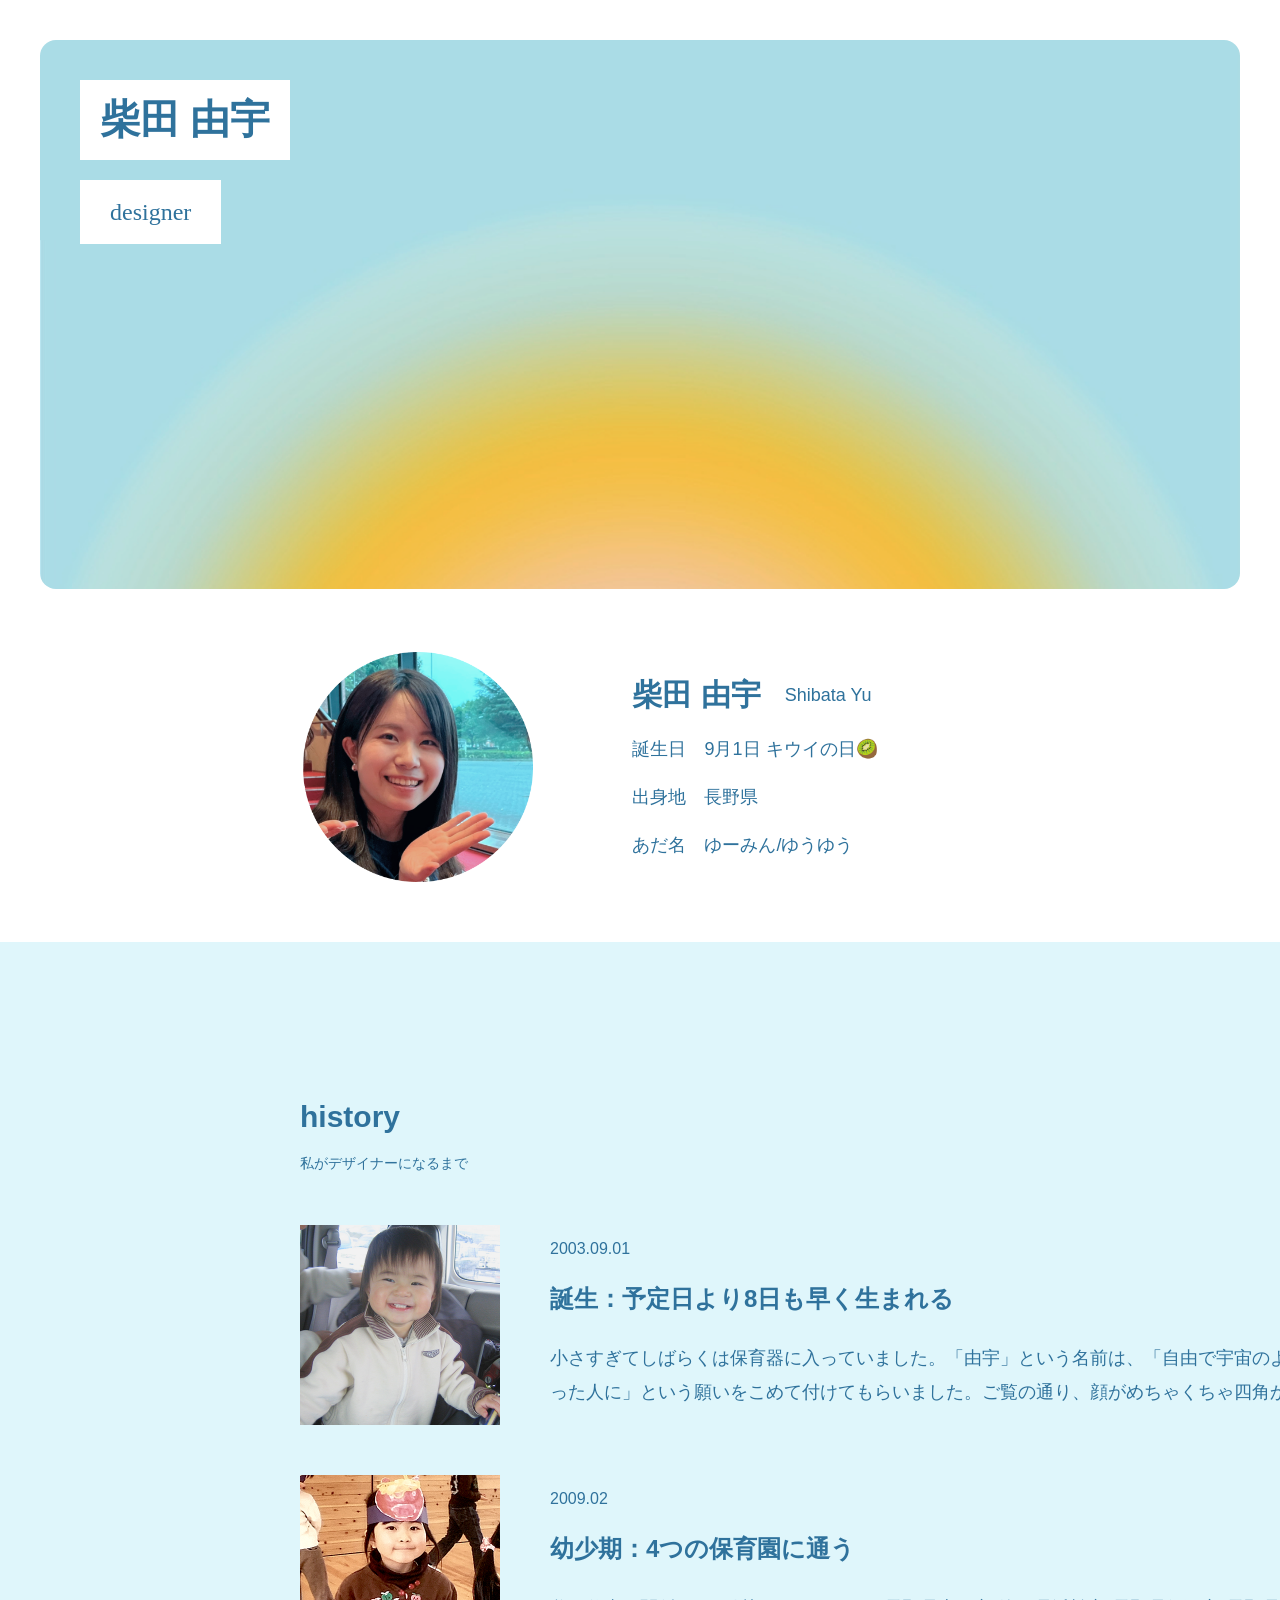
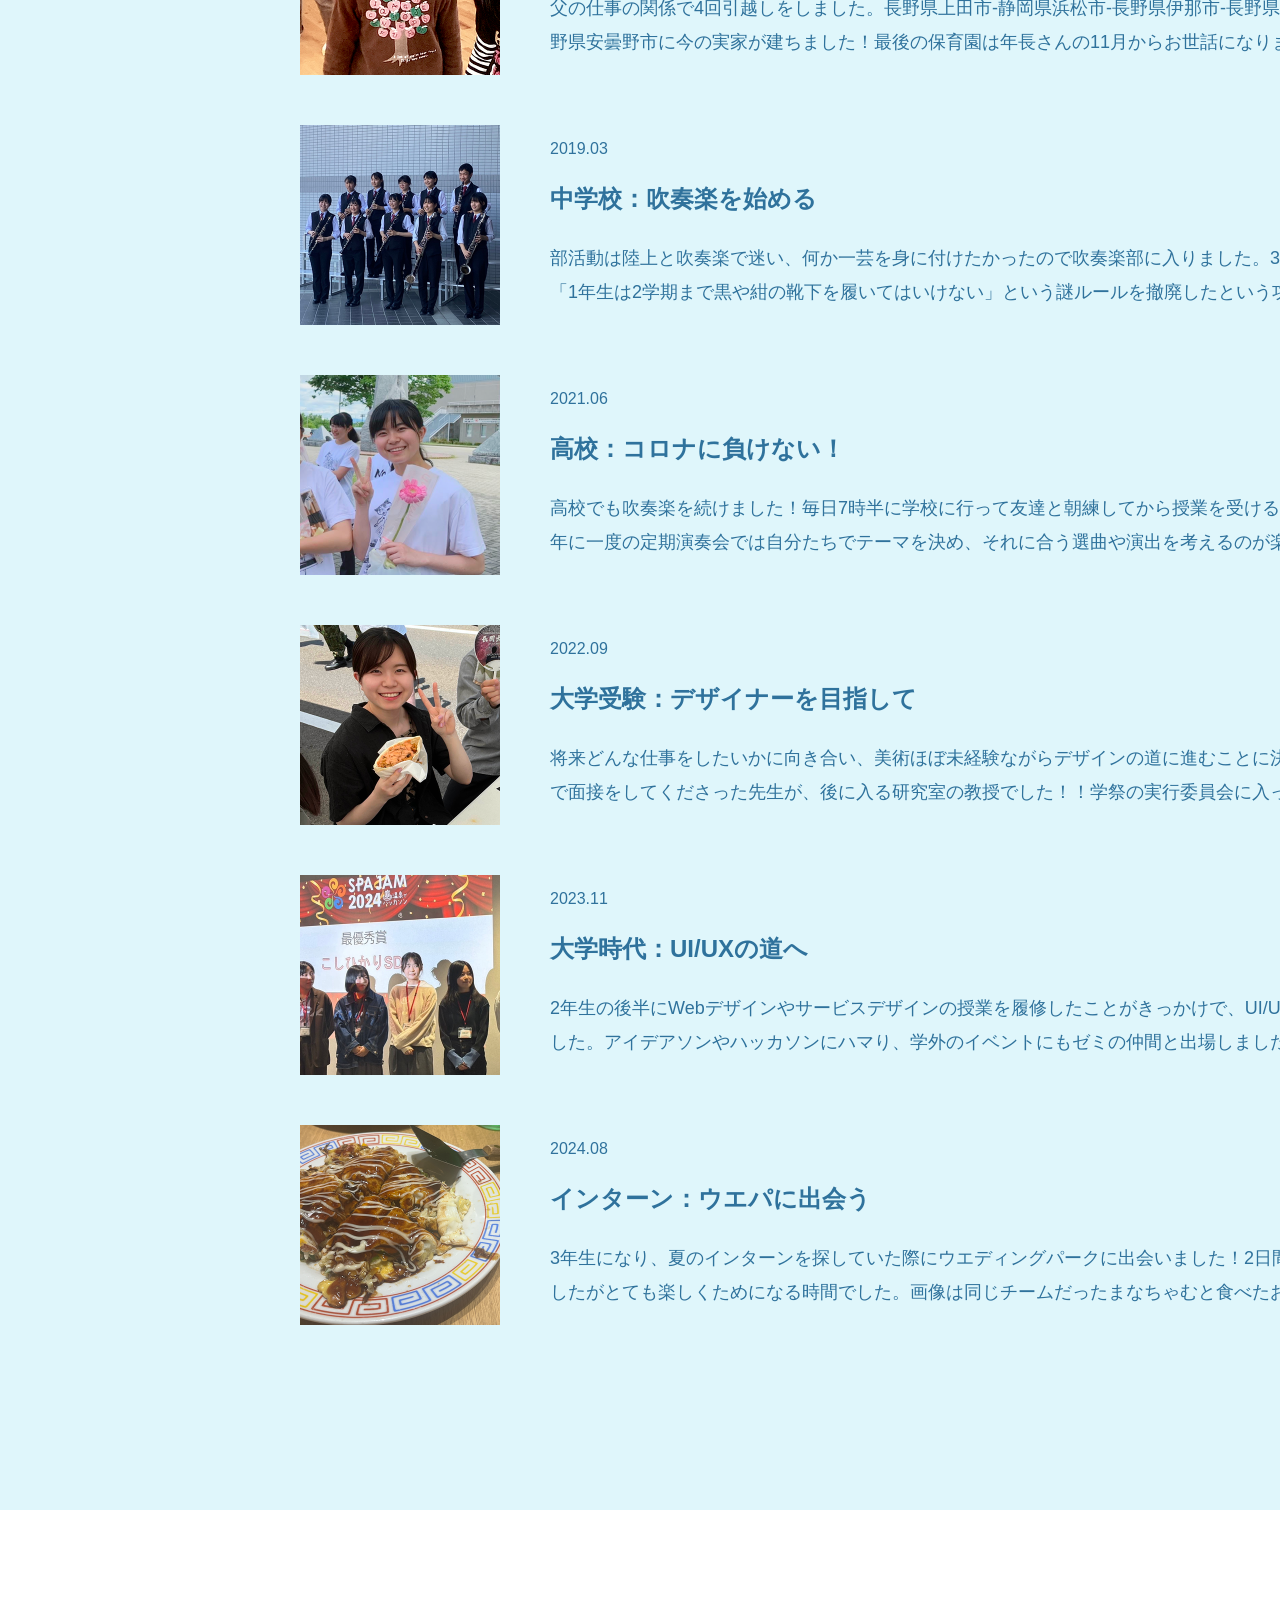
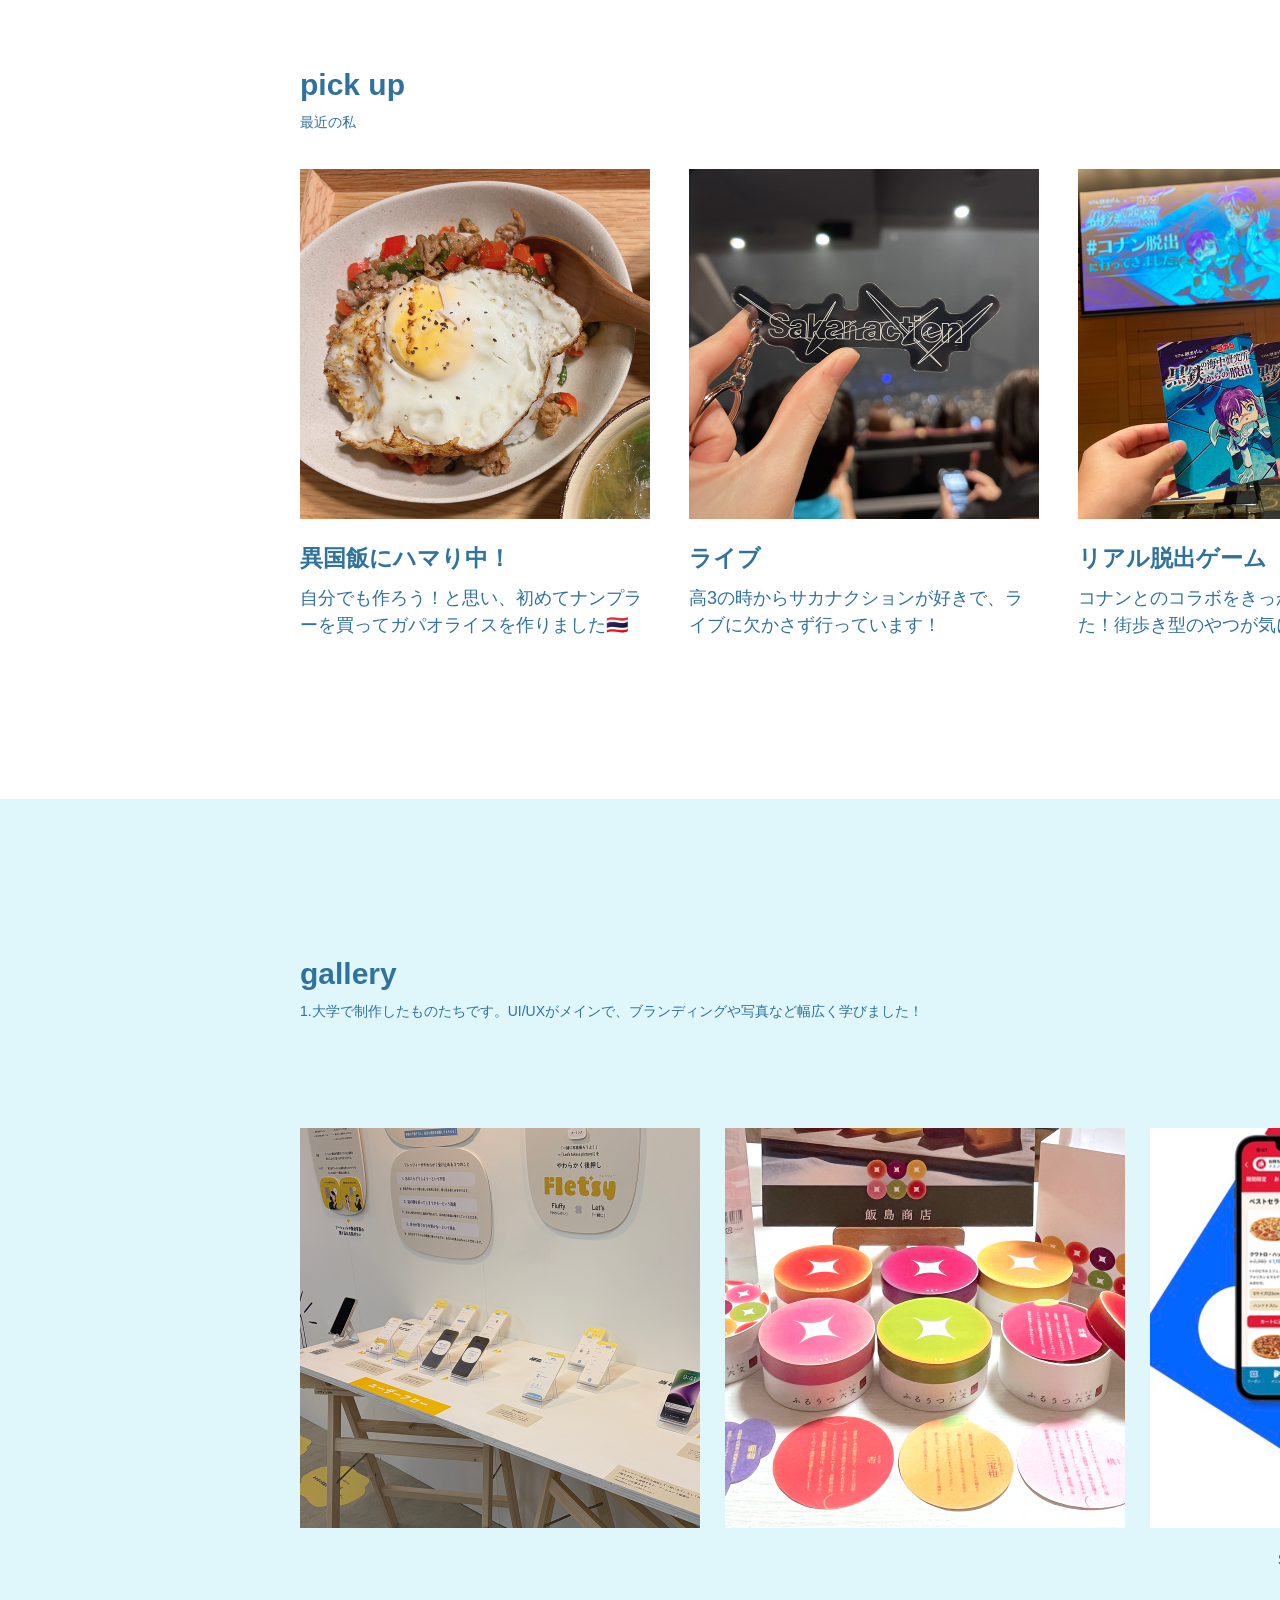
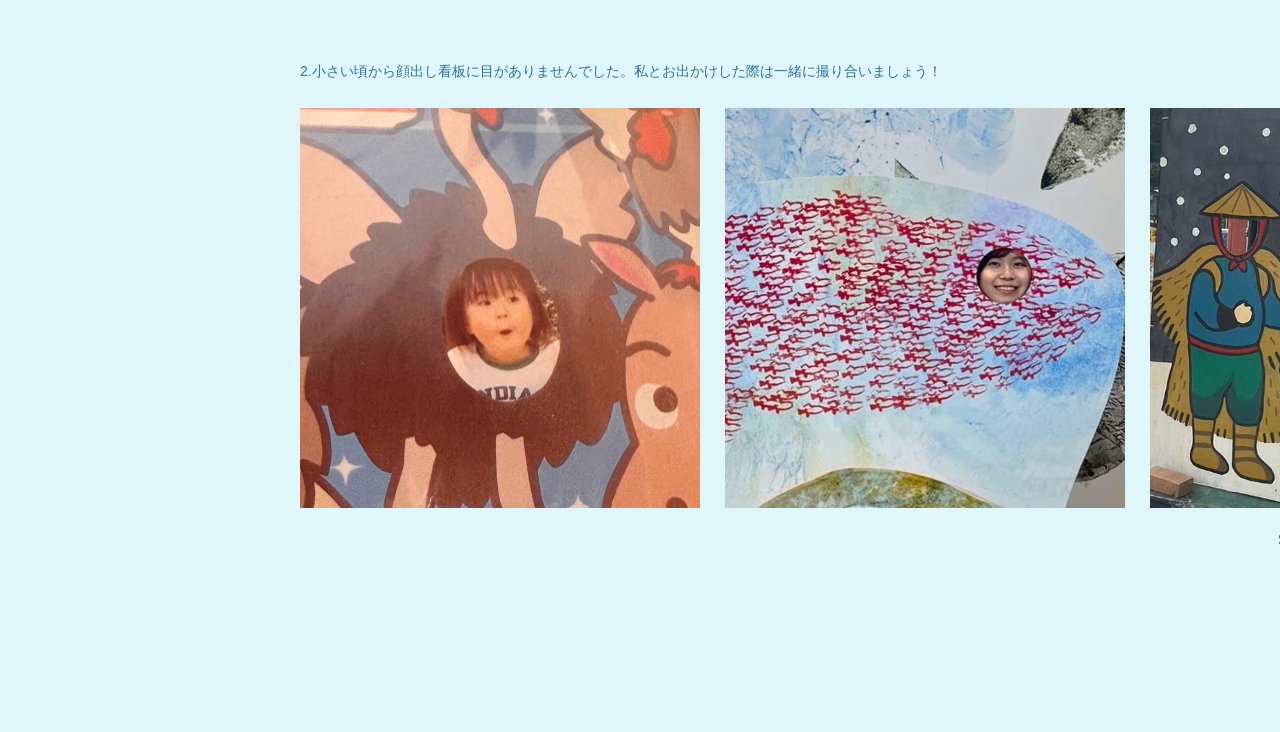
<file: index.html>
<!DOCTYPE html>
<html lang=ja>
    <head>
        <title>柴田 由宇</title>
        <meta charset="UTF-8">
        <link rel="stylesheet" href="reset.css">
        <link rel="stylesheet" href="style.css">
    </head>
    <body>
        <section class="top__sec">
            <div class="top">  
                <div class="top__content">
                    <img class="top__img" src="img/topimage.png" alt="ファーストビュー" width="3296"height="1508">  
                </div>
                <div class="top__title">
                    <h1 class="top__name">柴田 由宇</h1>
                    <p class="top__job">designer</p>
                </div>    
            </div>    
        </section>
        <section class="profile__sec">
            <!-- プロフィールを記載してね -->
                <div class="profile">
                    <img class="profile__icon" src="img/icon.png" alt="顔写真"width="400"height="400">
                    <div class="profile__content">
                        <div class="profile__name">
                            <h2 class="profile__kanji">柴田 由宇</h2>
                            <p class="profile__eng">Shibata Yu</p>
                        </div>
                        <p class="profile__title">誕生日　9月1日 キウイの日🥝</p>
                        <p class="profile__title">出身地　長野県</p>
                        <p class="profile__title">あだ名　ゆーみん/ゆうゆう</p>
                    </div>
                </div>   
        </section>
        <section class="history__sec">
            <!-- historyを記載してね -->
                <div class="history">
                    <div class="history__top">
                        <h2 class="history__title">history</h2>
                        <p class="history__subtitle">私がデザイナーになるまで</p>
                    </div>
                    <div class="history__content">
                        <div class="history__contentkobetu">
                            <img class="history__img" src="img/history1.png" alt="２歳ごろの写真" width="400" height="400">
                            <div class="history__moji">
                                <p class="history__date">2003.09.01</p>
                                <h2 class="history__name">誕生：予定日より8日も早く生まれる</h2>
                                <p class="history__honbun">小さすぎてしばらくは保育器に入っていました。「由宇」という名前は、「自由で宇宙のような広い心を持った人に」という願いをこめて付けてもらいました。ご覧の通り、顔がめちゃくちゃ四角かったです。</p>
                            </div>
                        </div>   
                        <div class="history__contentkobetu">
                            <img class="history__img" src="img/history2.png" alt="２歳ごろの写真" width="400" height="400">
                            <div class="history__moji">
                                <p class="history__date">2009.02</p>
                                <h2 class="history__name">幼少期：4つの保育園に通う</h2>
                                <p class="history__honbun">父の仕事の関係で4回引越しをしました。長野県上田市-静岡県浜松市-長野県伊那市-長野県東御市を経て、長野県安曇野市に今の実家が建ちました！最後の保育園は年長さんの11月からお世話になりました。</p>
                            </div>
                        </div>   
                        <div class="history__contentkobetu">
                            <img class="history__img" src="img/history3.png" alt="中学生の写真" width="400" height="400">
                            <div class="history__moji">
                                <p class="history__date">2019.03</p>
                                <h2 class="history__name">中学校：吹奏楽を始める</h2>
                                <p class="history__honbun">部活動は陸上と吹奏楽で迷い、何か一芸を身に付けたかったので吹奏楽部に入りました。3年の時は副部長で「1年生は2学期まで黒や紺の靴下を履いてはいけない」という謎ルールを撤廃したという功績があります。
                            </div>
                        </div>
                        <div class="history__contentkobetu">
                            <img class="history__img" src="img/history4.png" alt="高校の写真" width="400" height="400">
                            <div class="history__moji">
                                <p class="history__date">2021.06</p>
                                <h2 class="history__name">高校：コロナに負けない！</h2>
                                <p class="history__honbun">高校でも吹奏楽を続けました！毎日7時半に学校に行って友達と朝練してから授業を受けるのが日課でした。年に一度の定期演奏会では自分たちでテーマを決め、それに合う選曲や演出を考えるのが楽しかったです！
                            </div>
                        </div>
                        <div class="history__contentkobetu">
                            <img class="history__img" src="img/history5.png" alt="大学の写真" width="400" height="400">
                            <div class="history__moji">
                                <p class="history__date">2022.09</p>
                                <h2 class="history__name">大学受験：デザイナーを目指して</h2>
                                <p class="history__honbun">将来どんな仕事をしたいかに向き合い、美術ほぼ未経験ながらデザインの道に進むことに決めました。受験で面接をしてくださった先生が、後に入る研究室の教授でした！！学祭の実行委員会に入っていました。
                            </div>
                        </div>
                        <div class="history__contentkobetu">
                            <img class="history__img" src="img/history6.png" alt="スパジャム道場の写真" width="400" height="400">
                            <div class="history__moji">
                                <p class="history__date">2023.11</p>
                                <h2 class="history__name">大学時代：UI/UXの道へ</h2>
                                <p class="history__honbun">2年生の後半にWebデザインやサービスデザインの授業を履修したことがきっかけで、UI/UXに興味を持ちました。アイデアソンやハッカソンにハマり、学外のイベントにもゼミの仲間と出場しました！
                            </div>
                        </div>
                        <div class="history__contentkobetu">
                            <img class="history__img" src="img/history7.png" alt="インターンの写真" width="400" height="400">
                            <div class="history__moji">
                                <p class="history__date">2024.08</p>
                                <h2 class="history__name">インターン：ウエパに出会う</h2>
                                <p class="history__honbun">3年生になり、夏のインターンを探していた際にウエディングパークに出会いました！2日間という短い間でしたがとても楽しくためになる時間でした。画像は同じチームだったまなちゃむと食べたお好み焼きです。
                            </div>
                        </div>
                    </div>
                </div>    
        </section>
        <section class="pickup__sec">
            <!-- pick upを記載してね -->
            <div class="pickup">
                <div class="pickup__top">
                    <h2 class="pickup__title">pick up</h2>
                     <p class="pickup__subtitle">最近の私</p>
                </div>
                <div class="pickup__content">
                    <div class="pickup__kobetu">
                        <img class="pickup__img" src="img/pickup1.png" alt="ガパオライスの画像"width="700"height=700>
                        <div class="pickup__moji">
                            <h3 class="pickup__midashi">異国飯にハマり中！</h3>
                            <p class="pickup__honbun">自分でも作ろう！と思い、初めてナンプラーを買ってガパオライスを作りました🇹🇭</p>
                        </div>
                    </div>
                    <div class="pickup__kobetu">
                        <img class="pickup__img" src="img/pickup2.png" alt="ライブ会場の画像"width="700"height="700">
                        <div class="pickup__moji">
                            <h3 class="pickup__midashi">ライブ</h3>
                            <p class="pickup__honbun">高3の時からサカナクションが好きで、ライブに欠かさず行っています！</p>
                        </div>
                    </div> 
                    <div class="pickup__kobetu">
                        <img class="pickup__img" src="img/pickup3.png" alt="リアル脱出ゲームの画像"width="700"height="700">
                        <div class="pickup__moji">
                            <h3 class="pickup__midashi">リアル脱出ゲーム</h3>
                            <p class="pickup__honbun">コナンとのコラボをきっかけにハマりました！街歩き型のやつが気になっています。</p>
                        </div>
                    </div> 
                </div>
            </div>
        </section>
        <section class="gallery__sec">
            <!-- galleryを記載してね -->
            <div class="gallery">
                <div class="gallery__top">
                    <h2 class="gallery__title">gallery</h2>
                    <p class="gallery__subtitle">1.大学で制作したものたちです。UI/UXがメインで、ブランディングや写真など幅広く学びました！</p>
                </div>
                <div class="garelly__contents">
                    <div class="gallery__images">
                        <div class="gallery__box -mask-from-bottom">
                            <a class="gallery__link" href="https://sotsuten.nagaoka-id.ac.jp/artwork/44589/" target="_blank">
                            <div class="gallery__content">
                                <img class="gallery__img" src="img/gallery1.png" alt="サンプル"  width="800" height="800">
                                    <div class="gallery-mask">
                                        <div class="gallery-mask__text">
                                            <h3 class="gallery-mask__midashi">4年：卒業研究</h3>「ツーショットや集合写真の撮影を促す体験設計」<br>というテーマで、LINEを使ったコンテンツ「Flet'sy<br>（フレッツィー）」を制作しました。<br>詳しくは画像をクリック！
                                        </div>
                                    </div>
                            </div>
                            </a>
                        </div>   
                        <div class="gallery__box -mask-from-bottom">
                            <a class="gallery__link" href="#">
                            <div class="gallery__content">
                                <img class="gallery__img" src="img/gallery2.png" alt="パッケージの画像" width="800" height="800">
                                    <div class="gallery-mask">
                                        <div class="gallery-mask__text">
                                            <h3 class="gallery-mask__midashi">3年：地域のブランディング</h3>
                                            　地元・長野県の銘菓「みすゞ飴」のリブランディングに<br>取り組みました。完熟果実しか使用しないという<br>原料へのこだわりと生産地の上田市のアピールのため、<br>上田市ゆかりの武将、真田幸村の家紋を取り入れた<br>ロゴやパッケージを作成しました。<br>
                                        </div>
                                    </div>
                            </div>
                            </a>
                        </div>  
                          <div class="gallery__box -mask-from-bottom">
                            <a class="gallery__link" href="#">
                            <div class="gallery__content">    
                                <img class="gallery__img" src="img/gallery3.png" alt="UIの画像" width="800" height="800">
                                    <div class="gallery-mask">
                                        <div class="gallery-mask__text">
                                            <h3 class="gallery-mask__midashi">3年：UIリデザイン</h3>より良くできそうなアプリを選んで改善しよう<br>という課題でした。私はドミノピザのアプリを選び、<br>画面を触りながらUIの模写をし、<br>ユーザーが注文時に感じる課題点を整理して<br>改善案の制作に取り掛かりました。
                                        </div>
                                    </div>
                            </div>
                            </a>
                        </div>  
                        <div class="gallery__box -mask-from-bottom">
                            <a class="gallery__link" href="https://uxlab.jp/shihouten/2025/shibata/index.html" target="_blank">
                            <div class="gallery__content">    
                                <img class="gallery__img" src="img/gallery4.png" alt="展示の画像" width="800" height="800">
                                    <div class="gallery-mask">
                                        <div class="gallery-mask__text">
                                            <h3 class="gallery-mask__midashi">4年：私宝展</h3>所属研究室の恒例イベントである、<br>私的なお宝の展示会に出展しました。<br>私の「私宝」は10歳の時に作った梅酒です。<br>詳しくは画像をクリック！
                                        </div>
                                    </div>
                            </div>
                            </a>
                        </div>  
                        <div class="gallery__box -mask-from-bottom">
                            <a class="gallery__link" href="#">
                            <div class="gallery__content">    
                                <img class="gallery__img" src="img/gallery5.png" alt="UIの画像" width="800" height="800">
                                    <div class="gallery-mask">
                                        <div class="gallery-mask__text">
                                            <h3 class="gallery-mask__midashi"> 2年：Webデザイン</h3>初コーディング挑戦サイトです！<br>自分の好きな商品を選んでLPを作る課題でした。<br>サイトに使った画像は全て自分で撮影し、<br>食感のオノマトペのgifアニメーションを作るなど<br>楽しくこだわって制作しました。
                                        </div>
                                    </div>
                            </div>
                            </a>
                        </div>      
                    </div>
                    <div class="scroll">
                        <p class="scroll__moji">scroll</p>
                        <div class="scroll__arrow"></div>
                    </div>
                </div>
                 <div class="garelly__contents1">
                    <p class="gallery__comment">2.小さい頃から顔出し看板に目がありませんでした。私とお出かけした際は一緒に撮り合いましょう！</p>
                    <div class="gallery__images">
                        <div class="gallery__box -mask-from-bottom">
                            <a class="gallery__link" href="#">
                            <div class="gallery__content">
                                <img class="gallery__img" src="img/gallery6.png" alt="サンプル"  width="800" height="800">
                                     <div class="gallery-mask">
                                        <div class="gallery-mask__text">
                                            <h3 class="gallery-mask__midashi">名古屋の東山動物園</h3>顔じゃなくてお腹かい</div>
                                     </div>
                            </div>
                            </a>
                        </div>   
                        <div class="gallery__box -mask-from-bottom">
                            <a class="gallery__link" href="#">
                            <div class="gallery__content">
                                <img class="gallery__img" src="img/gallery7.png" alt="パッケージの画像" width="800" height="800">
                                    <div class="gallery-mask">
                                        <div class="gallery-mask__text">
                                            <h3 class="gallery-mask__midashi">レオ・レオニ展</h3>スイミーになりました
                                            <br>
                                        </div>
                                    </div>
                            </div>
                            </a>
                        </div>  
                          <div class="gallery__box -mask-from-bottom">
                            <a class="gallery__link" href="#">
                            <div class="gallery__content">    
                                <img class="gallery__img" src="img/gallery8.png" alt="UIの画像" width="800" height="800">
                                    <div class="gallery-mask">
                                        <div class="gallery-mask__text">
                                            <h3 class="gallery-mask__midashi">新潟県・清津峡</h3>スノボに乗った雪男？
                                        </div>
                                    </div>
                            </div>
                            </a>
                        </div>  
                        <div class="gallery__box -mask-from-bottom">
                            <a class="gallery__link" href="#">
                            <div class="gallery__content">    
                                <img class="gallery__img" src="img/gallery9.png" alt="展示の画像" width="800" height="800">
                                    <div class="gallery-mask">
                                        <div class="gallery-mask__text">
                                            <h3 class="gallery-mask__midashi">長野県・茶臼山動物園</h3>前のめりすぎる
                                        </div>
                                    </div>
                            </div>
                            </a>
                        </div>  
                        <div class="gallery__box -mask-from-bottom">
                            <a class="gallery__link" href="#">
                            <div class="gallery__content">    
                                <img class="gallery__img" src="img/gallery10.png" alt="UIの画像" width="800" height="800">
                                    <div class="gallery-mask">
                                        <div class="gallery-mask__text">
                                            <h3 class="gallery-mask__midashi">滋賀のサービスエリア</h3>違和感が仕事していない
                                        </div>
                                    </div>
                            </div>
                            </a>
                        </div>      
                    </div>
                    <div class="scroll">
                        <p class="scroll__moji">scroll</p>
                        <div class="scroll__arrow"></div>
                    </div>
            </div>    
        </section>
    </body>
</html>
</file>
<file: style.css>
@charset"utf-8"
;body {
  width: 100%;
}
.top__sec{
   animation: fadeIn 1.5s ease-in; 
  background-color: #fff;
  padding-top: 40px;
}
.fade-in {
      animation: fadeIn 1.5s ease-in;
    }
    @keyframes fadeIn {
      from {
        opacity: 0;
        transform: translateY(20px);
      }
      to {
        opacity: 1;
        transform: translateY(0);
      }
    }
.top__content {     
  width: calc(100% - 80px);
  margin: 0 auto;
  position: relative;
}
.top__img{
  width: 100%;
  height: auto;
  position: relative;
  border-radius: 16px;
}   
.top__name {
  position: absolute;
  top: 80px;
  left: 80px;
  color: #2F729C;;
  font-family: Hiragino Kaku Gothic ProN W6;
  font-size: 40px;
  text-align: center;
  background-color: #fff;      
  padding: 20px 20px; 
}
.top__job {
  position: absolute;
  left: 80px;
  top: 180px;
  position: absolute;
  color: #2F729C;;
  font-family: Hiragino Kaku Gothic ProN W6;
  font-size: 24px;
  background-color: #fff;
  padding: 20px 30px;  
}
.profile__sec{
  background-color: #fff;
}
.profile{
  display: flex;
  align-items: center;
  justify-content: center;
  padding: 60px
}
.profile__icon{
  width: 230px;
  height: auto;
}
.profile__content{
  color: #2F729C;
  padding: 0px 99px;
}
.profile__name{
  display: flex;
  align-items: center;
}
.profile__kanji{
  font-size: 30px;
}
.profile__eng{
  font-size: 18px;
  margin-left: 24px;
}
.profile__title{
  font-size: 18px;
  margin-top: 30px;
}
.history__sec{
  background-color: #DFF6FB;
}
.history{
  width: calc(100% - 600px);
  padding: 160px 0px;
  margin: 0 auto;
}
.history__top{
  color: #2F729C;
  margin-bottom: 30px;
}
.history__title{
  font-size: 30px;
}
.history__subtitle{
  font-size: 14px;
  margin-top: 24px;
}
.history__date{
  font-size: 16px;
}
.history__name{
  font-size: 24px;
  padding-top: 30px;
}
.history__honbun{
  font-size: 18px;
  width: 878px;
  padding-top: 30px;
  line-height:34px
}
.history__moji{
  color: #2F729C;
  padding-left: 50px;
}
.history__contentkobetu{
  align-items: center; /* 上下に対して中央にする */
  display: flex;
  padding: 25px 0px;
}
.history__img{
  width: 200px;
  height: 200px;
} 
.pickup__sec{
  background-color:#fff;
}
.pickup{
  width: calc(100% - 600px);
  padding: 160px 0px;
  margin: 0 auto;
}
.pickup__top{
  color: #2F729C;
  margin-bottom: 40px;
}
.pickup__title{
  font-size: 30px;
}
.pickup__subtitle{
  font-size: 14px;
  margin-top: 15px;
}
.pickup__content{
  color: #2F729C;
  margin: 0 auto;
  display: flex;
  gap: 39px;
}
.pickup__kobetu{
  width: 350px;
  flex-wrap: wrap;
}
.pickup__midashi{
  font-size: 23px;
  margin-top: 25px;
}
.pickup__moji{
  font-size: 18px;
}
.pickup__honbun{
  font-size: 18px;
  margin-top: 15px;
  line-height:27px
}
.pickup__img{
  width: 350px;
  height: 350px;
}
.gallery__sec{
  background-color: #DFF6FB;
}
.gallery{
  padding: 160px 0px 88px 0px;
}
.gallery__top{
  color: #2F729C;
  padding-bottom: 80px;
  width:calc(100% - 600px);
  margin: 0 auto;
}
.gallery__title{
  font-size: 30px;
}
.gallery__subtitle{
  font-size: 14px;
  padding-top: 15px;
}
.gallery__contents{
  width: 90%;
}
.gallery__comment{
  color: #2F729C;
  font-size: 14px;
  width:calc(100% - 600px);
  margin: 0 auto;
}
.gallery__images{
  margin-top: 30px;
  margin-left: 300px;
  display: flex;
  gap: 25px;
  overflow:scroll;
}
.gallery__img{
  max-width: 400px;
  height: 400px;
}
.gallery__box * {
  box-sizing: border-box;
}

.gallery__box {
  width: 100%;
  max-width: 400px; /* 幅調整 */
}

.gallery__link {
  display: block;
}

.gallery__content {
  position: relative;
  overflow: hidden;
}

.gallery__image img {
  width: 400px;
  height: auto;
  vertical-align: top;
}

.gallery-mask {
  position: absolute;
  top: 0;
  width: 100%;
  height: 100%;
  background-color: rgba(29, 78, 107, 0.8);
  opacity: 0;
}
.gallery-mask__midashi{
  margin-bottom: 16px;
}
.gallery-mask__text {
  position: absolute;
  top: 50%;
  width: 100%;
  padding: 0.5em;
  font-size: 0.8em;
  text-align: center;
  color: #fff;
  transform: translateY(-50%);
  line-height: 20px;
}

.gallery__text {
  margin: 10px 0;
  text-align: center;
}

.gallery__box .gallery__link:hover .gallery-mask {
  opacity: 1;
}

/* -mask-from-bottom */
.gallery__box.-mask-from-bottom .gallery-mask {
  top: 100%;
  transition: top 0.5s ease, opacity 0.5s ease;
}
.gallery__box.-mask-from-bottom .gallery__link:hover .gallery-mask {
  top: 0;
}
.scroll{
  margin-top: 17px;
  margin-bottom: 96px;
  padding-left: 1278px;
  display: flex;
  align-items: center;
  animation: bounce 2s ease-in-out infinite;
}
@keyframes bounce {
  0%, 20%, 50%, 80%, 100% { 
    transform: translatex(0);
  }
  40% { 
    transform: translatex(-15px);
  }
  60% {
    transform: translatex(-15px);
  }
}
.scroll__moji{
  font-size: 20px;
  color: #2F729C;
}
.scroll__arrow {
  position: relative;
  display: inline-block;
  width: 80px;
  height: 1px;
  margin-left: 4px;
  border-radius: 9999px;
  background-color: #2F729C;
}
.scroll__arrow::before {
  content: "";
  position: absolute;
  top: calc(50% - 2px);
  right: 0;
  width: 20px;
  height: 1px;
  border-radius: 9999px;
  background-color: #2F729C;
  transform: rotate(35deg);
  transform-origin: calc(100% - 2px) 50%;
}
</file>
